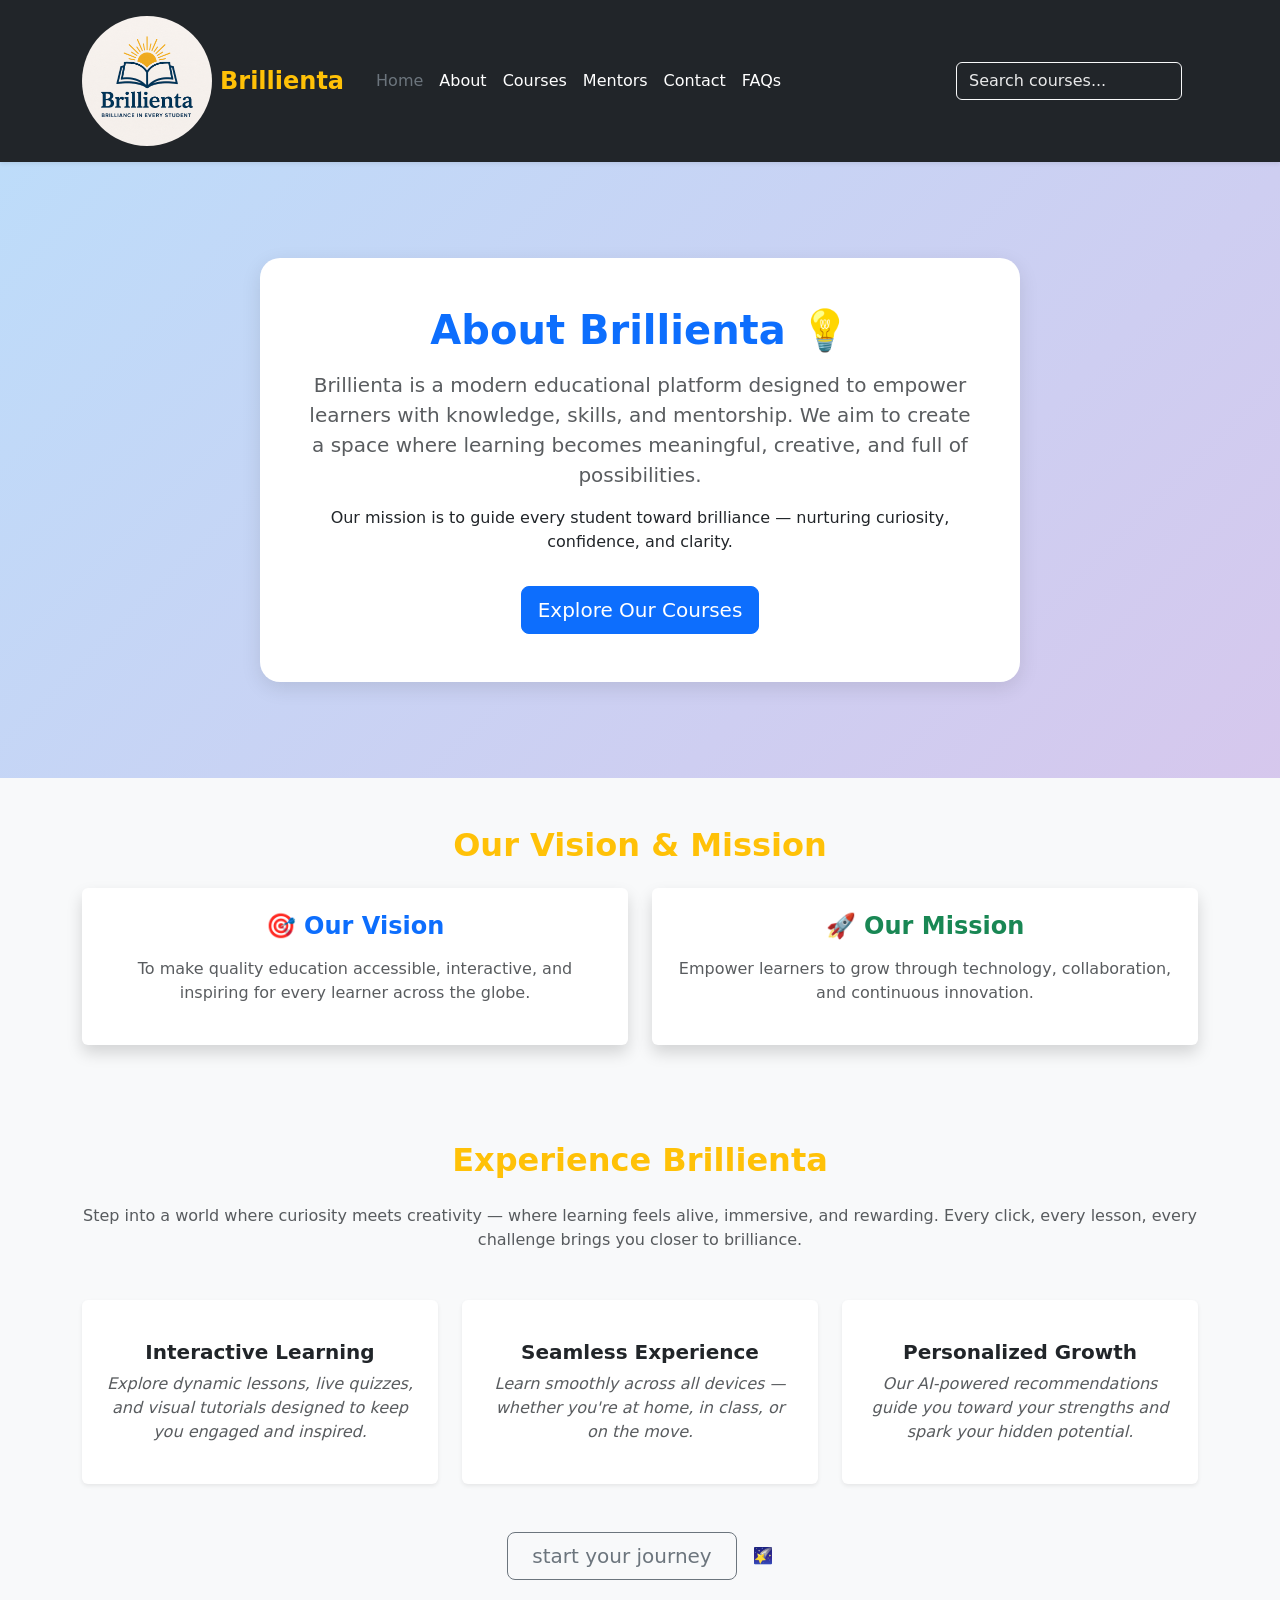
<file: about.html>
<!doctype html>
<html lang="en">
  <head>
    <meta charset="utf-8">
    <meta name="viewport" content="width=device-width, initial-scale=1">
    <title>About | Brillienta</title>
    <link href="https://cdn.jsdelivr.net/npm/bootstrap@5.3.3/dist/css/bootstrap.min.css" rel="stylesheet">
    <style>
      body {
        background: linear-gradient(135deg, #bbdefb, #e1bee7);
        color: #212121;
      }
      .about-card {
        background: white;
        border-radius: 20px;
        box-shadow: 0 6px 20px rgba(0,0,0,0.1);
      }
    </style>
  </head>
  <body>

    <!doctype html>
<html lang="en">
  <head>
    <meta charset="utf-8" />
    <meta name="viewport" content="width=device-width, initial-scale=1" />
    <title>Brillienta | Learn & Grow</title>

    <!-- Bootstrap 5 CSS -->
    <link href="https://cdn.jsdelivr.net/npm/bootstrap@5.3.3/dist/css/bootstrap.min.css" rel="stylesheet">
    <link rel="stylesheet" href="style.css">
  </head>

  <body>
    <!-- 🌙 Dark Navbar -->
    <header class="p-3 text-bg-dark shadow-sm">
      <div class="container">
        <div class="d-flex flex-wrap align-items-center justify-content-center justify-content-lg-start">
          <a href="#" class="d-flex align-items-center mb-2 mb-lg-0 text-white text-decoration-none">
            <img src="assets/Brillienta.logo.png" alt="Logo" width="130" height="130" class="me-2 rounded-circle">
            <span class="fs-4 fw-bold text-warning">Brillienta</span>
          </a>

                   <ul class="nav col-12 col-lg-auto me-lg-auto mb-2 justify-content-center mb-md-0 ms-4">
            <li><a href="index.html" class="nav-link px-2 text-secondary">Home</a></li>
            <li><a href="about.html" class="nav-link px-2 text-white">About</a></li>
            <li><a href="courses.html" class="nav-link px-2 text-white">Courses</a></li>
            <li><a href="#" class="nav-link px-2 text-white">Mentors</a></li>
            <li><a href="contact.html" class="nav-link px-2 text-white">Contact</a></li>
            <li><a href="#" class="nav-link px-2 text-white">FAQs</a></li>
          </ul>


          <!-- ✅ Search bar with white placeholder -->
          <form class="col-12 col-lg-auto mb-3 mb-lg-0 me-lg-3" role="search">
            <input type="search" class="form-control form-control-dark text-white bg-dark border-light"
              placeholder="Search courses..." aria-label="Search">
          </form>
        </div>
      </div>
    </header>

    <section class="py-5 text-center container">
      <div class="row py-lg-5">
        <div class="col-lg-8 col-md-10 mx-auto about-card p-5">
          <h1 class="fw-bold text-primary mb-3">About Brillienta 💡</h1>
          <p class="lead text-muted">
            Brillienta is a modern educational platform designed to empower learners with knowledge, skills, and mentorship. 
            We aim to create a space where learning becomes meaningful, creative, and full of possibilities.
          </p>
          <p>Our mission is to guide every student toward brilliance — nurturing curiosity, confidence, and clarity.</p>
          <a href="courses.html" class="btn btn-primary btn-lg mt-3">Explore Our Courses</a>
        </div>
      </div>
    </section>

    <section class="py-5 bg-light text-center">
  <div class="container">
    <h2 class="fw-bold mb-4 text-warning">Our Vision & Mission</h2>
    <div class="row">
      <div class="col-md-6">
        <div class="p-4 shadow rounded bg-white">
          <h4 class="fw-semibold text-primary">🎯 Our Vision</h4>
          <p class="text-muted mt-3">
            To make quality education accessible, interactive, and inspiring for every learner across the globe.
          </p>
        </div>
      </div>
      <div class="col-md-6 mt-4 mt-md-0">
        <div class="p-4 shadow rounded bg-white">
          <h4 class="fw-semibold text-success">🚀 Our Mission</h4>
          <p class="text-muted mt-3">
            Empower learners to grow through technology, collaboration, and continuous innovation.
          </p>
        </div>
      </div>
    </div>
  </div>
</section>

<!-- Experience Section -->
<section id="experience" class="py-5 bg-light">
  <div class="container text-center">
    <h2 class="fw-bold text-warning mb-4">Experience Brillienta</h2>
    <p class="text-muted mb-5">
      Step into a world where curiosity meets creativity — where learning feels alive, 
      immersive, and rewarding. Every click, every lesson, every challenge brings you closer to brilliance.
    </p>

    <div class="row g-4">
      <div class="col-md-4">
        <div class="card border-0 shadow-sm p-4 h-100">
          <div class="text-warning mb-3">
            <i class="bi bi-emoji-smile fs-1"></i>
          </div>
          <h5 class="fw-semibold">Interactive Learning</h5>
          <p class="text-muted">
            Explore dynamic lessons, live quizzes, and visual tutorials designed to keep you engaged and inspired.
          </p>
        </div>
      </div>

      <div class="col-md-4">
        <div class="card border-0 shadow-sm p-4 h-100">
          <div class="text-success mb-3">
            <i class="bi bi-lightning-charge-fill fs-1"></i>
          </div>
          <h5 class="fw-semibold">Seamless Experience</h5>
          <p class="text-muted">
            Learn smoothly across all devices — whether you're at home, in class, or on the move.
          </p>
        </div>
      </div>

      <div class="col-md-4">
        <div class="card border-0 shadow-sm p-4 h-100">
          <div class="text-primary mb-3">
            <i class="bi bi-stars fs-1"></i>
          </div>
          <h5 class="fw-semibold">Personalized Growth</h5>
          <p class="text-muted">
            Our AI-powered recommendations guide you toward your strengths and spark your hidden potential.
          </p>
        </div>
      </div>
    </div>

    <div class="mt-5">
      <a href="courses.html" class="btn btn-outline-secondary btn-lg px-4 me-sm-3">start your journey</a>🌠
    </div>
  </div>
</section>

    <script src="https://cdn.jsdelivr.net/npm/bootstrap@5.3.3/dist/js/bootstrap.bundle.min.js"></script>
  </body>
</html>
</file>
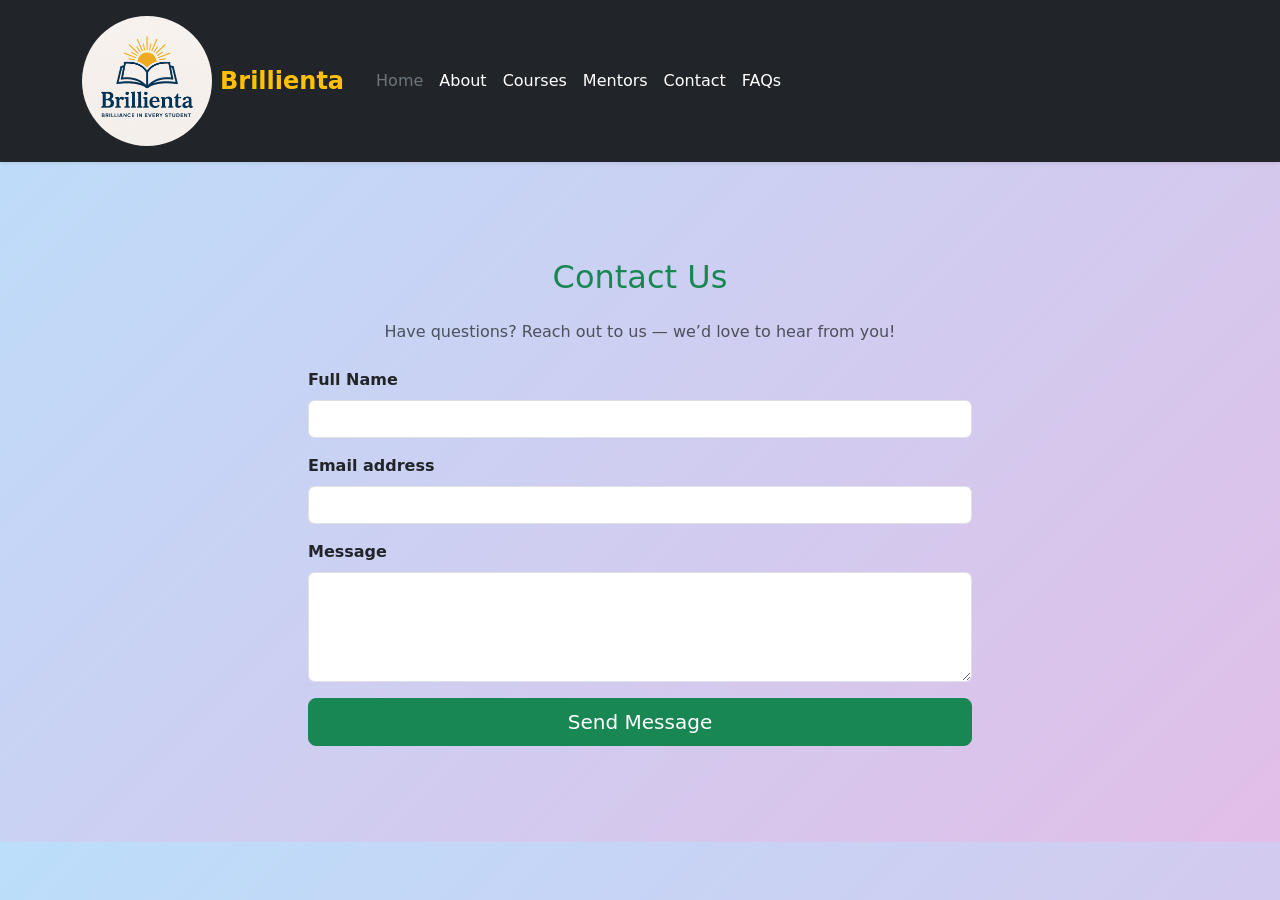
<file: contact.html>
<!doctype html>
<html lang="en">
  <head>
    <meta charset="utf-8">
    <meta name="viewport" content="width=device-width, initial-scale=1">
    <title>About | Brillienta</title>
    <link href="https://cdn.jsdelivr.net/npm/bootstrap@5.3.3/dist/css/bootstrap.min.css" rel="stylesheet">
    <style>
      body {
        background: linear-gradient(135deg, #bbdefb, #e1bee7);
        color: #212121;
      }
      .about-card {
        background: white;
        border-radius: 20px;
        box-shadow: 0 6px 20px rgba(0,0,0,0.1);
      }
    </style>
  </head>
  <body>

    <!doctype html>
<html lang="en">
  <head>
    <meta charset="utf-8" />
    <meta name="viewport" content="width=device-width, initial-scale=1" />
    <title>Brillienta | Learn & Grow</title>

    <!-- Bootstrap 5 CSS -->
    <link href="https://cdn.jsdelivr.net/npm/bootstrap@5.3.3/dist/css/bootstrap.min.css" rel="stylesheet">
    <link rel="stylesheet" href="style.css">
  </head>

  <body>
    <!-- 🌙 Dark Navbar -->
    <header class="p-3 text-bg-dark shadow-sm">
      <div class="container">
        <div class="d-flex flex-wrap align-items-center justify-content-center justify-content-lg-start">
          <a href="#" class="d-flex align-items-center mb-2 mb-lg-0 text-white text-decoration-none">
            <img src="assets/Brillienta.logo.png" alt="Logo" width="130" height="130" class="me-2 rounded-circle">
            <span class="fs-4 fw-bold text-warning">Brillienta</span>
          </a>

                   <ul class="nav col-12 col-lg-auto me-lg-auto mb-2 justify-content-center mb-md-0 ms-4">
            <li><a href="index.html" class="nav-link px-2 text-secondary">Home</a></li>
            <li><a href="about.html" class="nav-link px-2 text-white">About</a></li>
            <li><a href="courses.html" class="nav-link px-2 text-white">Courses</a></li>
            <li><a href="#" class="nav-link px-2 text-white">Mentors</a></li>
            <li><a href="contact.html" class="nav-link px-2 text-white">Contact</a></li>
            <li><a href="#" class="nav-link px-2 text-white">FAQs</a></li>
          </ul>
          </div>
        </div>
      </div>
    </header>

    <!-- Navbar copied from index.html -->

    <div class="container py-5">
      <div class="row justify-content-center">
        <div class="col-lg-8 form-card p-5">
          <h2 class="text-center text-success mb-4">Contact Us </h2>
          <p class="text-center text-muted mb-4">Have questions? Reach out to us — we’d love to hear from you!</p>
          
          <form>
            <div class="mb-3">
              <label for="name" class="form-label fw-bold">Full Name</label>
              <input type="text" class="form-control" id="name" placeholder="Enter your name" required>
            </div>
            <div class="mb-3">
              <label for="email" class="form-label fw-bold">Email address</label>
              <input type="email" class="form-control" id="email" placeholder="Enter your email" required>
            </div>
            <div class="mb-3">
              <label for="message" class="form-label fw-bold">Message</label>
              <textarea class="form-control" id="message" rows="4" placeholder="Type your message here..." required></textarea>
            </div>
            <div class="d-grid">
              <button type="submit" class="btn btn-success btn-lg">Send Message</button>
            </div>
          </form>
        </div>
      </div>
    </div>

    <script src="https://cdn.jsdelivr.net/npm/bootstrap@5.3.3/dist/js/bootstrap.bundle.min.js"></script>
  </body>
</html>
</file>
<file: style.css>
/* ---------- Header Styles ---------- */
.form-control-dark {
  border-color: var(--bs-gray);
}

.form-control-dark:focus {
  border-color: #fff;
  box-shadow: 0 0 0 0.25rem rgba(255, 255, 255, 0.25);
}

.text-small {
  font-size: 85%;
}

.dropdown-toggle:not(:focus) {
  outline: 0;
}

/* ---------- Hero Section Styles ---------- */
.hero-section {
  background: linear-gradient(to right, #f8f9fa, #e3f2fd);
  border-radius: 1rem;
  box-shadow: 0 8px 20px rgba(0, 0, 0, 0.08);
  margin: 3rem auto;
  padding: 4rem 2rem;
  text-align: center;
}

.hero-card {
  background: linear-gradient(135deg, #e3f2fd, #fce4ec, #fffde7);
  border-radius: 20px;
  box-shadow: 0 4px 15px rgba(0, 0, 0, 0.1);
}

.hero-section img {
  border-radius: 50%;
  margin-bottom: 1.5rem;
  box-shadow: 0 4px 15px rgba(0, 0, 0, 0.1);
}

.hero-section h1 {
  font-family: 'Poppins', sans-serif;
  font-weight: 700;
  color: #0d6efd;
  margin-bottom: 1rem;
  letter-spacing: 0.5px;
}

.hero-section p {
  color: #555;
  font-size: 1.1rem;
  max-width: 650px;
  margin: 0 auto 2rem;
  line-height: 1.6;
}

.hero-section .btn-primary {
  background-color: #0069d9;
  border: none;
  padding: 0.75rem 1.5rem;
  font-weight: 500;
  border-radius: 0.5rem;
}

.hero-section .btn-primary:hover {
  background-color: #0056b3;
  transform: translateY(-2px);
  transition: 0.3s ease;
}

.hero-section .btn-outline-secondary {
  border: 2px solid #6c757d;
  padding: 0.75rem 1.5rem;
  border-radius: 0.5rem;
}

.hero-section .btn-outline-secondary:hover {
  background-color: #f8f9fa;
  color: #212529;
  border-color: #adb5bd;
  transition: 0.3s ease;
}
      /* ✅ White color for search placeholder */
      .form-control::placeholder {
        color: #fff !important;
        opacity: 0.9;
      }      
      
      footer {
  width: 100%;
  background-color: #212529; /* dark footer color */
  color: #adb5bd;
  margin: 0;
  padding: 0;
}

footer .container-fluid {
  padding-left: 5%;
  padding-right: 5%;
}

footer a.nav-link:hover {
  color: #fff;
  transition: 0.3s ease;
}

footer h5 {
  color: #ffc107;
}

.carousel-img {
  height: 580px;
  object-fit: cover;
  border-radius: 20px;
}

.carousel-caption {
  background: rgba(0, 0, 0, 0.5);
  padding: 20px;
  border-radius: 15px;
}
.carousel-img {
  height: 38vh;           /* reduces the height (try 50vh for smaller) */
  object-fit: cover;      /* keeps the image from stretching */
  filter: brightness(95%); /* optional – makes image look soft and balanced */
}
.carousel-control-prev-icon,
.carousel-control-next-icon {
  background-color: rgba(161, 124, 14, 0.9); /* golden yellow background */
  border-radius: 50%;                      /* make them circular */
  width: 3rem;
  height: 3rem;
  background-size: 40%;
  background-position: upper center;
}


.mentor-card {
  border-radius: 20px;
  transition: transform 0.3s ease, box-shadow 0.3s ease;
}
.mentor-card:hover {
  transform: translateY(-8px);
  box-shadow: 0 8px 20px rgba(0, 0, 0, 0.15);
}
.mentor-img {
  border-radius: 20px 20px 0 0;
  height: 250px;
  object-fit: cover;
}
#experience ul li {
  font-size: 1rem;
  color: #444;
}
.card p {
  font-style: italic;
  color: #555;
}
</file>
